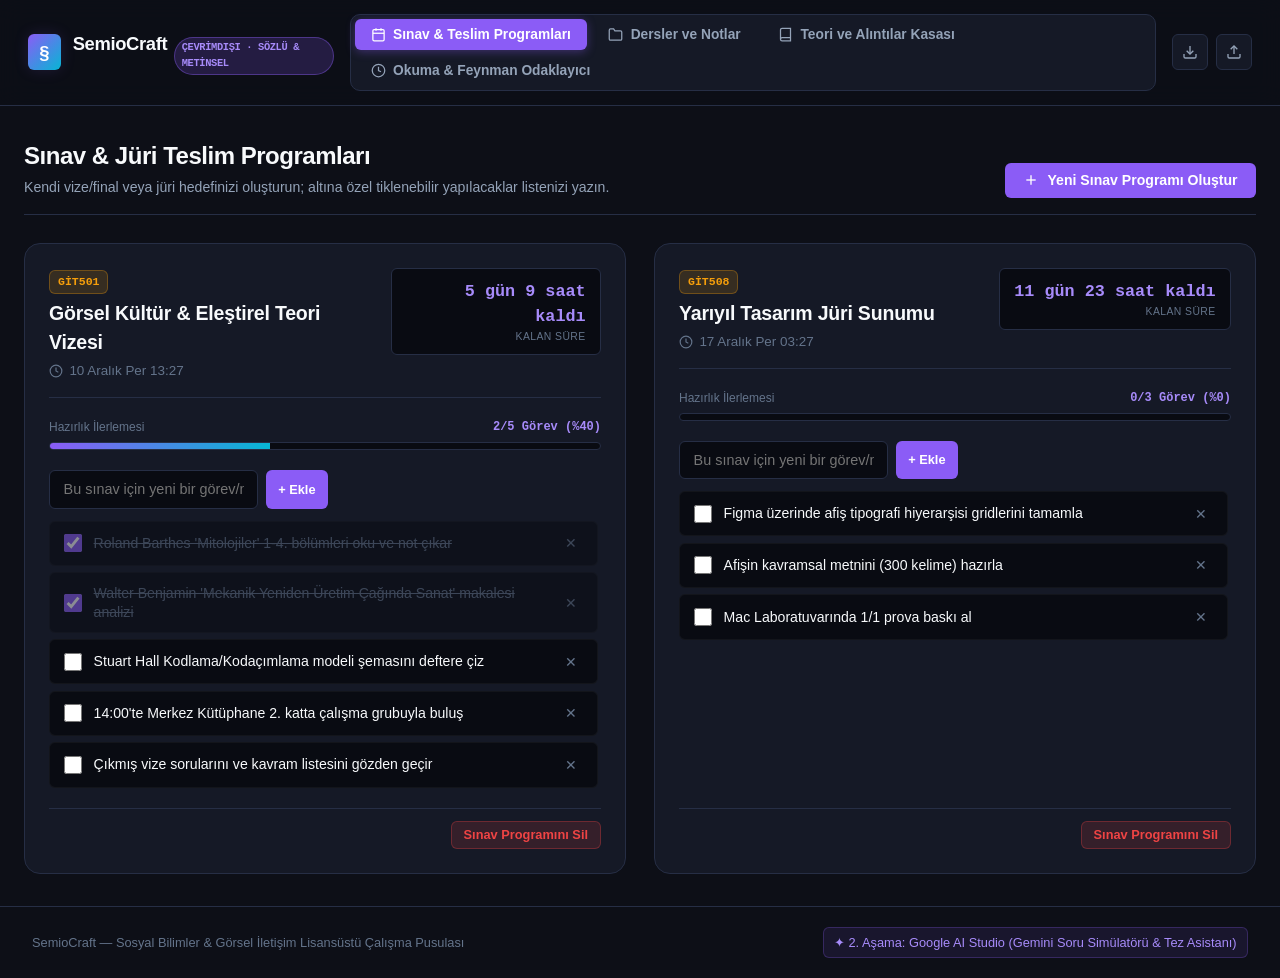
<file: public/assets/aistudio/index_eb5cdd86.html>
<!DOCTYPE html>
<html lang="tr">
<head>
  <meta charset="UTF-8">
  <meta name="viewport" content="width=device-width, initial-scale=1.0">
  <title>SemioCraft — Sosyal Bilimler Teori & Sınav Pusulası</title>
  <style>
    :root {
      --bg: #0d0f17;
      --surface: #151926;
      --surface-hover: #1c2235;
      --surface-border: #262e45;
      --text: #f8fafc;
      --text-muted: #94a3b8;
      --text-dim: #64748b;
      --accent: #8b5cf6;
      --accent-light: #a78bfa;
      --accent-glow: rgba(139, 92, 246, 0.15);
      --secondary: #06b6d4;
      --warning: #f59e0b;
      --success: #10b981;
      --danger: #ef4444;
      --radius-sm: 6px;
      --radius-md: 10px;
      --radius-lg: 16px;
      --font-sans: -apple-system, BlinkMacSystemFont, "Segoe UI", Roboto, Helvetica, Arial, sans-serif;
      --font-mono: ui-monospace, SFMono-Regular, Menlo, Monaco, Consolas, monospace;
    }

    * {
      box-sizing: border-box;
      margin: 0;
      padding: 0;
    }

    body {
      background: var(--bg);
      color: var(--text);
      font-family: var(--font-sans);
      line-height: 1.5;
      min-height: 100vh;
      display: flex;
      flex-direction: column;
    }

    /* HEADER */
    header {
      background: rgba(13, 15, 23, 0.92);
      backdrop-filter: blur(12px);
      border-bottom: 1px solid var(--surface-border);
      position: sticky;
      top: 0;
      z-index: 100;
      padding: 0.85rem 1.75rem;
      display: flex;
      justify-content: space-between;
      align-items: center;
      gap: 1rem;
    }

    .brand {
      display: flex;
      align-items: center;
      gap: 0.75rem;
    }

    .brand-logo {
      width: 36px;
      height: 36px;
      background: linear-gradient(135deg, var(--accent), var(--secondary));
      border-radius: var(--radius-sm);
      display: grid;
      place-items: center;
      font-weight: 800;
      font-size: 1.15rem;
      color: white;
      box-shadow: 0 0 15px var(--accent-glow);
    }

    .brand-title {
      font-weight: 700;
      font-size: 1.15rem;
      letter-spacing: -0.02em;
      display: flex;
      align-items: baseline;
      gap: 0.4rem;
    }

    .brand-badge {
      font-size: 0.65rem;
      padding: 0.15rem 0.45rem;
      border-radius: 99px;
      background: rgba(139, 92, 246, 0.2);
      color: var(--accent-light);
      border: 1px solid rgba(139, 92, 246, 0.4);
      font-family: var(--font-mono);
      font-weight: 600;
    }

    .nav-tabs {
      display: flex;
      gap: 0.35rem;
      background: var(--surface);
      padding: 0.25rem;
      border-radius: var(--radius-md);
      border: 1px solid var(--surface-border);
      flex-wrap: wrap;
    }

    .tab-btn {
      background: transparent;
      border: none;
      color: var(--text-muted);
      padding: 0.5rem 1rem;
      font-size: 0.86rem;
      font-weight: 600;
      border-radius: var(--radius-sm);
      cursor: pointer;
      display: flex;
      align-items: center;
      gap: 0.45rem;
      transition: all 0.2s ease;
    }

    .tab-btn:hover {
      color: var(--text);
      background: rgba(255, 255, 255, 0.04);
    }

    .tab-btn.active {
      background: var(--accent);
      color: #ffffff;
      box-shadow: 0 2px 10px rgba(139, 92, 246, 0.35);
    }

    .header-actions {
      display: flex;
      align-items: center;
      gap: 0.5rem;
    }

    .btn-icon {
      background: var(--surface);
      border: 1px solid var(--surface-border);
      color: var(--text-muted);
      width: 36px;
      height: 36px;
      border-radius: var(--radius-sm);
      display: grid;
      place-items: center;
      cursor: pointer;
      transition: all 0.2s;
    }

    .btn-icon:hover {
      color: var(--text);
      border-color: var(--accent);
    }

    /* MAIN CONTAINER */
    main {
      flex: 1;
      max-width: 1360px;
      width: 100%;
      margin: 0 auto;
      padding: 2rem 1.5rem;
    }

    .tab-content {
      display: none;
      animation: fadeIn 0.25s ease forwards;
    }

    .tab-content.active {
      display: block;
    }

    @keyframes fadeIn {
      from { opacity: 0; transform: translateY(6px); }
      to { opacity: 1; transform: translateY(0); }
    }

    /* SECTION HEADERS */
    .view-header {
      display: flex;
      justify-content: space-between;
      align-items: flex-end;
      margin-bottom: 1.75rem;
      padding-bottom: 1rem;
      border-bottom: 1px solid var(--surface-border);
      flex-wrap: wrap;
      gap: 1rem;
    }

    .view-title {
      font-size: 1.5rem;
      font-weight: 700;
      letter-spacing: -0.02em;
    }

    .view-desc {
      color: var(--text-muted);
      font-size: 0.88rem;
      margin-top: 0.2rem;
    }

    /* BUTTONS */
    .btn {
      background: var(--accent);
      color: #ffffff;
      border: none;
      padding: 0.6rem 1.15rem;
      border-radius: var(--radius-sm);
      font-size: 0.88rem;
      font-weight: 600;
      cursor: pointer;
      display: inline-flex;
      align-items: center;
      gap: 0.5rem;
      transition: all 0.2s;
    }

    .btn:hover {
      background: var(--accent-light);
      transform: translateY(-1px);
    }

    .btn-secondary {
      background: var(--surface);
      color: var(--text);
      border: 1px solid var(--surface-border);
    }

    .btn-secondary:hover {
      background: var(--surface-hover);
      border-color: var(--text-dim);
    }

    .btn-sm {
      padding: 0.35rem 0.75rem;
      font-size: 0.8rem;
    }

    .btn-danger {
      background: rgba(239, 68, 68, 0.15);
      color: var(--danger);
      border: 1px solid rgba(239, 68, 68, 0.3);
    }

    .btn-danger:hover {
      background: var(--danger);
      color: white;
    }

    /* FORMS */
    .form-group {
      display: flex;
      flex-direction: column;
      gap: 0.4rem;
    }

    .form-label {
      font-size: 0.8rem;
      font-weight: 600;
      color: var(--text-muted);
      text-transform: uppercase;
      letter-spacing: 0.03em;
    }

    .form-input, .form-textarea, .form-select {
      background: #090b12;
      border: 1px solid var(--surface-border);
      border-radius: var(--radius-sm);
      color: var(--text);
      padding: 0.65rem 0.85rem;
      font-family: inherit;
      font-size: 0.9rem;
      transition: border-color 0.2s;
    }

    .form-input:focus, .form-textarea:focus, .form-select:focus {
      outline: none;
      border-color: var(--accent);
    }

    .form-textarea {
      resize: vertical;
      min-height: 85px;
    }

    /* =========================================================
       TAB 1: SINAV PROGRAMLARI & SADE TO-DO LİSTESİ
       ========================================================= */
    .exams-grid {
      display: grid;
      grid-template-columns: repeat(auto-fill, minmax(420px, 1fr));
      gap: 1.75rem;
    }

    .exam-card {
      background: var(--surface);
      border: 1px solid var(--surface-border);
      border-radius: var(--radius-lg);
      padding: 1.5rem;
      display: flex;
      flex-direction: column;
      gap: 1.25rem;
      position: relative;
    }

    .exam-card-header {
      display: flex;
      justify-content: space-between;
      align-items: flex-start;
      gap: 1rem;
      border-bottom: 1px solid var(--surface-border);
      padding-bottom: 1rem;
    }

    .exam-title-badge {
      font-size: 0.72rem;
      font-family: var(--font-mono);
      font-weight: 700;
      padding: 0.15rem 0.5rem;
      border-radius: var(--radius-sm);
      background: rgba(245, 158, 11, 0.15);
      color: var(--warning);
      border: 1px solid rgba(245, 158, 11, 0.3);
      display: inline-block;
      margin-bottom: 0.3rem;
    }

    .exam-name {
      font-size: 1.22rem;
      font-weight: 700;
      letter-spacing: -0.01em;
    }

    .exam-datetime {
      font-size: 0.84rem;
      color: var(--text-dim);
      display: flex;
      align-items: center;
      gap: 0.4rem;
      margin-top: 0.25rem;
    }

    .exam-countdown-box {
      background: #090b12;
      border: 1px solid var(--surface-border);
      padding: 0.6rem 0.9rem;
      border-radius: var(--radius-sm);
      text-align: right;
      min-width: 130px;
    }

    .exam-countdown-val {
      font-size: 1.05rem;
      font-weight: 800;
      font-family: var(--font-mono);
      color: var(--accent-light);
    }

    .exam-countdown-lbl {
      font-size: 0.65rem;
      color: var(--text-dim);
      text-transform: uppercase;
      letter-spacing: 0.04em;
    }

    .progress-bar-wrap {
      display: flex;
      flex-direction: column;
      gap: 0.35rem;
    }

    .progress-bar-track {
      height: 8px;
      background: #090b12;
      border-radius: 99px;
      overflow: hidden;
      border: 1px solid var(--surface-border);
    }

    .progress-bar-fill {
      height: 100%;
      background: linear-gradient(90deg, var(--accent), var(--secondary));
      width: 0%;
      transition: width 0.3s ease;
    }

    .progress-meta {
      display: flex;
      justify-content: space-between;
      font-size: 0.75rem;
      color: var(--text-dim);
    }

    .todo-section {
      display: flex;
      flex-direction: column;
      gap: 0.75rem;
      flex: 1;
    }

    .todo-input-bar {
      display: flex;
      gap: 0.5rem;
    }

    .todo-list {
      display: flex;
      flex-direction: column;
      gap: 0.4rem;
      max-height: 380px;
      overflow-y: auto;
      padding-right: 0.2rem;
    }

    /* SADE TO-DO ITEM (PRATİK/TEORİ KALDIRILDI) */
    .todo-item {
      background: #090b12;
      border: 1px solid rgba(255, 255, 255, 0.04);
      padding: 0.65rem 0.85rem;
      border-radius: var(--radius-sm);
      display: flex;
      align-items: center;
      gap: 0.75rem;
      transition: all 0.15s;
    }

    .todo-item:hover {
      border-color: var(--surface-border);
      background: rgba(255, 255, 255, 0.02);
    }

    .todo-item.completed {
      opacity: 0.5;
    }

    .todo-item.completed .todo-text {
      text-decoration: line-through;
      color: var(--text-dim);
    }

    .todo-checkbox {
      width: 18px;
      height: 18px;
      accent-color: var(--accent);
      cursor: pointer;
    }

    .todo-text {
      flex: 1;
      font-size: 0.88rem;
      line-height: 1.35;
    }

    .btn-del-mini {
      background: transparent;
      border: none;
      color: var(--text-dim);
      cursor: pointer;
      padding: 0.2rem 0.4rem;
      display: grid;
      place-items: center;
      border-radius: 3px;
      transition: color 0.15s;
      font-size: 0.9rem;
    }

    .btn-del-mini:hover {
      color: var(--danger);
    }

    /* =========================================================
       TAB 2: DERSLER VE NOTLAR (YENİ BÖLÜM)
       ========================================================= */
    .courses-layout {
      display: grid;
      grid-template-columns: 320px 1fr;
      gap: 1.75rem;
    }

    @media (max-width: 900px) {
      .courses-layout {
        grid-template-columns: 1fr;
      }
    }

    .courses-sidebar {
      background: var(--surface);
      border: 1px solid var(--surface-border);
      border-radius: var(--radius-lg);
      padding: 1.25rem;
      display: flex;
      flex-direction: column;
      gap: 1rem;
      height: fit-content;
    }

    .courses-list {
      display: flex;
      flex-direction: column;
      gap: 0.5rem;
    }

    .course-pill {
      background: #090b12;
      border: 1px solid rgba(255, 255, 255, 0.04);
      padding: 0.85rem 1rem;
      border-radius: var(--radius-md);
      cursor: pointer;
      display: flex;
      justify-content: space-between;
      align-items: center;
      transition: all 0.2s;
    }

    .course-pill:hover {
      border-color: rgba(139, 92, 246, 0.4);
      background: rgba(255, 255, 255, 0.02);
    }

    .course-pill.active {
      border-color: var(--accent);
      background: rgba(139, 92, 246, 0.12);
      box-shadow: 0 0 15px rgba(139, 92, 246, 0.15);
    }

    .course-pill-name {
      font-weight: 700;
      font-size: 0.95rem;
      color: var(--text);
    }

    .course-pill-code {
      font-size: 0.75rem;
      color: var(--accent-light);
      font-family: var(--font-mono);
      font-weight: 600;
    }

    .course-notes-panel {
      background: var(--surface);
      border: 1px solid var(--surface-border);
      border-radius: var(--radius-lg);
      padding: 1.75rem;
      display: flex;
      flex-direction: column;
      gap: 1.25rem;
      min-height: 500px;
    }

    .course-panel-header {
      display: flex;
      justify-content: space-between;
      align-items: center;
      border-bottom: 1px solid var(--surface-border);
      padding-bottom: 1.25rem;
      flex-wrap: wrap;
      gap: 0.75rem;
    }

    .entries-accordion {
      display: flex;
      flex-direction: column;
      gap: 0.75rem;
    }

    /* GİRDİ BAŞLIĞI VE GİRDİ TARİHİ İLE AYRILMIŞ AKORDİYON */
    .note-entry-item {
      background: #090b12;
      border: 1px solid rgba(255, 255, 255, 0.05);
      border-radius: var(--radius-md);
      overflow: hidden;
      transition: border-color 0.2s;
    }

    .note-entry-item:hover {
      border-color: rgba(139, 92, 246, 0.35);
    }

    .note-entry-header {
      padding: 1rem 1.25rem;
      display: flex;
      justify-content: space-between;
      align-items: center;
      cursor: pointer;
      user-select: none;
      gap: 1rem;
      background: rgba(255, 255, 255, 0.015);
    }

    .note-entry-header:hover {
      background: rgba(255, 255, 255, 0.03);
    }

    .note-entry-title {
      font-weight: 700;
      font-size: 1rem;
      color: var(--text);
      display: flex;
      align-items: center;
      gap: 0.5rem;
    }

    .note-entry-date {
      font-size: 0.78rem;
      color: var(--text-dim);
      font-family: var(--font-mono);
      background: rgba(255, 255, 255, 0.04);
      padding: 0.2rem 0.55rem;
      border-radius: var(--radius-sm);
      white-space: nowrap;
    }

    .note-entry-chevron {
      color: var(--accent-light);
      font-size: 0.8rem;
      transition: transform 0.2s ease;
    }

    .note-entry-item.expanded .note-entry-chevron {
      transform: rotate(180deg);
    }

    .note-entry-body {
      display: none;
      padding: 1.25rem;
      border-top: 1px solid var(--surface-border);
      background: #06070c;
      font-size: 0.92rem;
      color: #e2e8f0;
      line-height: 1.65;
      white-space: pre-wrap;
    }

    .note-entry-item.expanded .note-entry-body {
      display: block;
      animation: fadeIn 0.2s ease;
    }

    .note-entry-footer {
      display: flex;
      justify-content: flex-end;
      padding-top: 0.75rem;
      margin-top: 0.75rem;
      border-top: 1px solid rgba(255, 255, 255, 0.05);
    }

    /* =========================================================
       TAB 3: TEORİ VE ALINTILAR KASASI (YENİLENMİŞ)
       ========================================================= */
    .grid-theory {
      display: grid;
      grid-template-columns: repeat(auto-fill, minmax(380px, 1fr));
      gap: 1.5rem;
    }

    .theory-card {
      background: var(--surface);
      border: 1px solid var(--surface-border);
      border-radius: var(--radius-md);
      padding: 1.4rem;
      display: flex;
      flex-direction: column;
      gap: 1rem;
      transition: all 0.2s ease;
    }

    .theory-card:hover {
      border-color: rgba(139, 92, 246, 0.45);
      transform: translateY(-2px);
      box-shadow: 0 8px 20px -4px rgba(0, 0, 0, 0.5);
    }

    .theorist-badge {
      background: rgba(139, 92, 246, 0.15);
      color: var(--accent-light);
      border: 1px solid rgba(139, 92, 246, 0.35);
      font-size: 0.76rem;
      font-weight: 700;
      padding: 0.2rem 0.6rem;
      border-radius: var(--radius-sm);
      display: inline-block;
    }

    .theory-title {
      font-size: 1.15rem;
      font-weight: 700;
      line-height: 1.35;
      color: var(--text);
    }

    .theory-source {
      font-size: 0.8rem;
      color: var(--text-dim);
      font-family: var(--font-mono);
      margin-top: 0.2rem;
    }

    .quote-box {
      background: rgba(0, 0, 0, 0.3);
      border-left: 3px solid var(--accent);
      padding: 0.85rem 1rem;
      border-radius: 0 var(--radius-sm) var(--radius-sm) 0;
      font-size: 0.9rem;
      font-style: italic;
      color: #e2e8f0;
      line-height: 1.55;
    }

    .commentary-box {
      background: rgba(255, 255, 255, 0.02);
      border: 1px solid rgba(255, 255, 255, 0.04);
      padding: 0.75rem 0.9rem;
      border-radius: var(--radius-sm);
      font-size: 0.84rem;
      color: var(--text-muted);
      line-height: 1.45;
    }

    .commentary-label {
      font-size: 0.7rem;
      font-weight: 700;
      text-transform: uppercase;
      letter-spacing: 0.04em;
      color: var(--secondary);
      margin-bottom: 0.25rem;
    }

    .tag-list {
      display: flex;
      flex-wrap: wrap;
      gap: 0.35rem;
      margin-top: auto;
    }

    .tag-item {
      font-size: 0.72rem;
      color: var(--text-dim);
      background: var(--surface-hover);
      padding: 0.15rem 0.5rem;
      border-radius: var(--radius-sm);
    }

    /* =========================================================
       TAB 4: OKUMA & FEYNMAN ODAKLAYICI
       ========================================================= */
    .focus-layout {
      display: grid;
      grid-template-columns: 1fr 1fr;
      gap: 2rem;
    }

    @media (max-width: 900px) {
      .focus-layout {
        grid-template-columns: 1fr;
      }
    }

    .focus-box {
      background: var(--surface);
      border: 1px solid var(--surface-border);
      border-radius: var(--radius-lg);
      padding: 1.75rem;
      display: flex;
      flex-direction: column;
      gap: 1.25rem;
    }

    .focus-title {
      font-size: 1.15rem;
      font-weight: 700;
      display: flex;
      align-items: center;
      gap: 0.5rem;
    }

    .rsvp-display {
      background: #07090e;
      border: 1px solid var(--surface-border);
      border-radius: var(--radius-md);
      height: 160px;
      display: flex;
      align-items: center;
      justify-content: center;
      padding: 1rem;
      text-align: center;
    }

    .rsvp-word {
      font-size: 2.2rem;
      font-weight: 800;
      font-family: var(--font-mono);
      color: var(--accent-light);
    }

    .rsvp-controls {
      display: flex;
      align-items: center;
      gap: 0.75rem;
    }

    .timer-face {
      text-align: center;
      padding: 1.5rem 0;
    }

    .timer-digits {
      font-size: 3.8rem;
      font-weight: 800;
      font-family: var(--font-mono);
      color: var(--text);
    }

    .feynman-prompt-box {
      background: rgba(139, 92, 246, 0.08);
      border: 1px solid rgba(139, 92, 246, 0.25);
      border-radius: var(--radius-md);
      padding: 1rem;
      display: none;
      flex-direction: column;
      gap: 0.75rem;
      animation: fadeIn 0.3s ease;
    }

    /* MODAL */
    .modal-backdrop {
      position: fixed;
      inset: 0;
      background: rgba(0, 0, 0, 0.8);
      backdrop-filter: blur(8px);
      z-index: 200;
      display: none;
      place-items: center;
      padding: 1.5rem;
    }

    .modal-backdrop.open {
      display: grid;
    }

    .modal {
      background: var(--surface);
      border: 1px solid var(--surface-border);
      border-radius: var(--radius-lg);
      max-width: 580px;
      width: 100%;
      max-height: 90vh;
      overflow-y: auto;
      box-shadow: 0 25px 50px -12px rgba(0, 0, 0, 0.6);
      display: flex;
      flex-direction: column;
    }

    .modal-header {
      padding: 1.25rem 1.5rem;
      border-bottom: 1px solid var(--surface-border);
      display: flex;
      justify-content: space-between;
      align-items: center;
    }

    .modal-body {
      padding: 1.5rem;
      display: flex;
      flex-direction: column;
      gap: 1.2rem;
    }

    .empty-state {
      text-align: center;
      padding: 3.5rem 1.5rem;
      color: var(--text-dim);
      grid-column: 1 / -1;
    }

    .empty-icon {
      font-size: 2.5rem;
      margin-bottom: 0.75rem;
      opacity: 0.6;
    }

    footer {
      border-top: 1px solid var(--surface-border);
      padding: 1.25rem 2rem;
      margin-top: auto;
      display: flex;
      justify-content: space-between;
      align-items: center;
      color: var(--text-dim);
      font-size: 0.8rem;
    }

    .stage2-badge {
      display: flex;
      align-items: center;
      gap: 0.5rem;
      background: rgba(139, 92, 246, 0.1);
      border: 1px solid rgba(139, 92, 246, 0.25);
      padding: 0.3rem 0.65rem;
      border-radius: var(--radius-sm);
      color: var(--accent-light);
    }
  </style>
</head>
<body>

  <!-- HEADER -->
  <header>
    <div class="brand">
      <div class="brand-logo">§</div>
      <div class="brand-title">
        SemioCraft
        <span class="brand-badge">ÇEVRİMDIŞI · SÖZLÜ & METİNSEL</span>
      </div>
    </div>

    <!-- TABS -->
    <nav class="nav-tabs">
      <button class="tab-btn active" onclick="switchTab('exams')">
        <svg width="15" height="15" viewBox="0 0 24 24" fill="none" stroke="currentColor" stroke-width="2"><rect x="3" y="4" width="18" height="18" rx="2"/><line x1="16" y1="2" x2="16" y2="6"/><line x1="8" y1="2" x2="8" y2="6"/><line x1="3" y1="10" x2="21" y2="10"/></svg>
        Sınav & Teslim Programları
      </button>
      <button class="tab-btn" onclick="switchTab('courses')">
        <svg width="15" height="15" viewBox="0 0 24 24" fill="none" stroke="currentColor" stroke-width="2"><path d="M22 19a2 2 0 0 1-2 2H4a2 2 0 0 1-2-2V5a2 2 0 0 1 2-2h5l2 3h9a2 2 0 0 1 2 2z"/></svg>
        Dersler ve Notlar
      </button>
      <button class="tab-btn" onclick="switchTab('vault')">
        <svg width="15" height="15" viewBox="0 0 24 24" fill="none" stroke="currentColor" stroke-width="2"><path d="M4 19.5A2.5 2.5 0 0 1 6.5 17H20"/><path d="M6.5 2H20v20H6.5A2.5 2.5 0 0 1 4 19.5v-15A2.5 2.5 0 0 1 6.5 2z"/></svg>
        Teori ve Alıntılar Kasası
      </button>
      <button class="tab-btn" onclick="switchTab('focus')">
        <svg width="15" height="15" viewBox="0 0 24 24" fill="none" stroke="currentColor" stroke-width="2"><circle cx="12" cy="12" r="10"/><polyline points="12 6 12 12 16 14"/></svg>
        Okuma & Feynman Odaklayıcı
      </button>
    </nav>

    <!-- ACTIONS -->
    <div class="header-actions">
      <button class="btn-icon" title="JSON Olarak Dışa Aktar" onclick="exportData()">
        <svg width="16" height="16" viewBox="0 0 24 24" fill="none" stroke="currentColor" stroke-width="2"><path d="M21 15v4a2 2 0 0 1-2 2H5a2 2 0 0 1-2-2v-4"/><polyline points="7 10 12 15 17 10"/><line x1="12" y1="15" x2="12" y2="3"/></svg>
      </button>
      <button class="btn-icon" title="Yedek Yükle" onclick="document.getElementById('importFileInput').click()">
        <svg width="16" height="16" viewBox="0 0 24 24" fill="none" stroke="currentColor" stroke-width="2"><path d="M21 15v4a2 2 0 0 1-2 2H5a2 2 0 0 1-2-2v-4"/><polyline points="17 8 12 3 7 8"/><line x1="12" y1="3" x2="12" y2="15"/></svg>
      </button>
      <input type="file" id="importFileInput" accept=".json" style="display:none" onchange="importData(event)">
    </div>
  </header>

  <!-- MAIN APP -->
  <main>

    <!-- =========================================================
         TAB 1: SINAV & TESLİM PROGRAMLARI (SADE TO-DO LİSTESİ)
         ========================================================= -->
    <section id="tab-exams" class="tab-content active">
      <div class="view-header">
        <div>
          <h1 class="view-title">Sınav & Jüri Teslim Programları</h1>
          <p class="view-desc">Kendi vize/final veya jüri hedefinizi oluşturun; altına özel tiklenebilir yapılacaklar listenizi yazın.</p>
        </div>
        <button class="btn" onclick="openNewExamModal()">
          <svg width="16" height="16" viewBox="0 0 24 24" fill="none" stroke="currentColor" stroke-width="2"><line x1="12" y1="5" x2="12" y2="19"/><line x1="5" y1="12" x2="19" y2="12"/></svg>
          Yeni Sınav Programı Oluştur
        </button>
      </div>

      <div id="examsContainer" class="exams-grid"></div>
    </section>

    <!-- =========================================================
         TAB 2: DERSLER VE NOTLAR (YENİ BÖLÜM - GİRDİ BAŞLIĞI VE TARİHİ)
         ========================================================= -->
    <section id="tab-courses" class="tab-content">
      <div class="view-header">
        <div>
          <h1 class="view-title">Dersler ve Notlar</h1>
          <p class="view-desc">Aldığınız dersleri tanımlayın; altındaki ders notlarını sayfa kalabalığı olmadan girdi başlıklarına tıklayarak okuyun.</p>
        </div>
        <div style="display:flex; gap:0.5rem;">
          <button class="btn btn-secondary" onclick="openNewCourseModal()">
            <svg width="15" height="15" viewBox="0 0 24 24" fill="none" stroke="currentColor" stroke-width="2"><line x1="12" y1="5" x2="12" y2="19"/><line x1="5" y1="12" x2="19" y2="12"/></svg>
            Yeni Ders Ekle
          </button>
          <button class="btn" onclick="openNewNoteModal()">
            <svg width="15" height="15" viewBox="0 0 24 24" fill="none" stroke="currentColor" stroke-width="2"><line x1="12" y1="5" x2="12" y2="19"/><line x1="5" y1="12" x2="19" y2="12"/></svg>
            Bu Derse Not / Girdi Ekle
          </button>
        </div>
      </div>

      <div class="courses-layout">
        <!-- SOL: DERS SEÇİM LİSTESİ -->
        <div class="courses-sidebar">
          <div style="font-size:0.8rem; font-weight:700; color:var(--text-dim); text-transform:uppercase; letter-spacing:0.04em;">Kayıtlı Dersler</div>
          <div class="courses-list" id="coursesList"></div>
        </div>

        <!-- SAĞ: SEÇİLİ DERSİN NOTLARI (GİRDİ BAŞLIKLARIYLA AKORDİYON) -->
        <div class="course-notes-panel">
          <div class="course-panel-header">
            <div>
              <span id="activeCourseCode" style="font-size:0.75rem; font-family:var(--font-mono); font-weight:700; color:var(--accent-light);">GİT501</span>
              <h2 id="activeCourseName" style="font-size:1.3rem; font-weight:700; margin-top:0.2rem;">Görsel Kültür ve Eleştirel Teori</h2>
            </div>
            <button class="btn btn-danger btn-sm" onclick="deleteActiveCourse()">Dersi Sil</button>
          </div>

          <!-- DERS NOTLARI İÇİNDE HIZLI ARAMA -->
          <div style="margin-bottom:0.25rem;">
            <input type="text" id="noteSearchInput" class="form-input" placeholder="Bu derse ait notlarda veya başlıklarda ara..." style="width:100%; font-size:0.86rem;" oninput="renderCourses()">
          </div>

          <!-- GİRDİ BAŞLIĞI VE TARİHİ İLE DÜZENLENMİŞ LİSTE -->
          <div class="entries-accordion" id="entriesAccordion"></div>
        </div>
      </div>
    </section>

    <!-- =========================================================
         TAB 3: TEORİ VE ALINTILAR KASASI (DROPDOWN KALDIRILDI)
         ========================================================= -->
    <section id="tab-vault" class="tab-content">
      <div class="view-header">
        <div>
          <h1 class="view-title">Teori ve Alıntılar Kasası</h1>
          <p class="view-desc">Sosyal bilim kuramcılarından kitap/makale kesitleri, kavram tanımları ve kişisel analiz notları.</p>
        </div>
        <button class="btn" onclick="openTheoryModal()">
          <svg width="16" height="16" viewBox="0 0 24 24" fill="none" stroke="currentColor" stroke-width="2"><line x1="12" y1="5" x2="12" y2="19"/><line x1="5" y1="12" x2="19" y2="12"/></svg>
          Yeni Teori / Alıntı Ekle
        </button>
      </div>

      <!-- SADECE GENİŞ ARAMA ÇUBUĞU (DROPDOWN KALDIRILDI) -->
      <div style="margin-bottom:1.5rem;">
        <input type="text" id="theorySearch" class="form-input" placeholder="Kuramcı adı, kavram başlığı, alıntı metni veya etiket ara..." style="width:100%; max-width:540px;" oninput="renderVault()">
      </div>

      <div id="theoryGrid" class="grid-theory"></div>
    </section>

    <!-- =========================================================
         TAB 4: OKUMA & FEYNMAN ODAKLAYICI
         ========================================================= -->
    <section id="tab-focus" class="tab-content">
      <div class="view-header">
        <div>
          <h1 class="view-title">Okuma & Feynman Odaklayıcı</h1>
          <p class="view-desc">Ağır akademik metinleri hızlı sindirmek için RSVP okuma motoru ve 25 dakikalık aktif özetleme seansı.</p>
        </div>
      </div>

      <div class="focus-layout">
        <!-- RSVP -->
        <div class="focus-box">
          <div class="focus-title">
            <svg width="18" height="18" viewBox="0 0 24 24" fill="none" stroke="currentColor" stroke-width="2"><polygon points="13 2 3 14 12 14 11 22 21 10 12 10 13 2"/></svg>
            RSVP Hızlı & Odaklı Metin Okuyucu
          </div>
          <p style="font-size:0.82rem; color:var(--text-muted);">
            Uzun bir akademik paragrafı yapıştırın. Kelimeler gözünüzü yormadan ekranda tek tek akarak odaklanmanızı sağlar.
          </p>

          <div class="rsvp-display">
            <div id="rsvpWord" class="rsvp-word">Hazır</div>
          </div>

          <div class="rsvp-controls">
            <button class="btn btn-sm" id="rsvpBtn" onclick="toggleRsvp()">
              <svg width="14" height="14" viewBox="0 0 24 24" fill="none" stroke="currentColor" stroke-width="2"><polygon points="5 3 19 12 5 21 5 3"/></svg>
              Okumayı Başlat
            </button>
            <select id="rsvpSpeed" class="form-select" style="padding:0.35rem 0.6rem; font-size:0.8rem;">
              <option value="250">250 Kelime / Dk (Normal)</option>
              <option value="350" selected>350 Kelime / Dk (Odak)</option>
              <option value="450">450 Kelime / Dk (Hızlı)</option>
            </select>
          </div>

          <div class="form-group">
            <label class="form-label">Okunacak Metin</label>
            <textarea id="rsvpText" class="form-textarea" placeholder="Okumak istediğiniz tez/kitap kesitini buraya yapıştırın...">Aura, nesnenin biricikliği ve uzaktalığının yarattığı tarihsel mesafedir. Mekanik yeniden üretim çağında sanat yapıtı, aurasından sıyrılarak kitlelerin tüketebileceği bir nesneye dönüşür.</textarea>
          </div>
        </div>

        <!-- FEYNMAN TIMER -->
        <div class="focus-box">
          <div class="focus-title">
            <svg width="18" height="18" viewBox="0 0 24 24" fill="none" stroke="currentColor" stroke-width="2"><circle cx="12" cy="12" r="10"/><polyline points="12 6 12 12 16 14"/></svg>
            Feynman Derin Çalışma Seansı
          </div>
          <p style="font-size:0.82rem; color:var(--text-muted);">
            25 dakikalık odaklanmış okuma yapın. Süre dolduğunda okuduğunuzu tek bir cümleyle kendi dilinizde özetleyin.
          </p>

          <div class="timer-face">
            <div class="timer-digits" id="timerDigits">25:00</div>
          </div>

          <div style="display:flex; justify-content:center; gap:0.75rem;">
            <button class="btn" id="timerStartBtn" onclick="toggleTimer()">
              Seansı Başlat
            </button>
            <button class="btn btn-secondary" onclick="resetTimer()">
              Sıfırla
            </button>
          </div>

          <div class="feynman-prompt-box" id="feynmanBox">
            <div style="font-weight:700; color:var(--accent-light); font-size:0.9rem;">
              🔔 Seans Tamamlandı! Feynman Özeti:
            </div>
            <p style="font-size:0.8rem; color:var(--text-muted);">
              "Bu 25 dakikada okuduğun en kritik düşünceyi 10 yaşındaki birine anlatır gibi 2 cümlede açıkla:"
            </p>
            <textarea id="feynmanSummaryInput" class="form-textarea" placeholder="Kendi cümlelerinizle özetleyin..."></textarea>
            <button class="btn btn-sm" onclick="saveFeynmanSummary()">
              Özeti Teori ve Alıntılar Kasasına Aktar
            </button>
          </div>

        </div>
      </div>
    </section>

  </main>

  <!-- MODAL: YENİ SINAV PROGRAMI OLUŞTUR -->
  <div class="modal-backdrop" id="newExamModal">
    <div class="modal">
      <div class="modal-header">
        <h2 style="font-size:1.15rem; font-weight:700;">Yeni Sınav / Jüri Programı Oluştur</h2>
        <button class="btn-icon" onclick="closeNewExamModal()">✕</button>
      </div>
      <div class="modal-body">
        <div class="form-group">
          <label class="form-label">Sınav / Jüri / Teslim Başlığı</label>
          <input type="text" id="exTitle" class="form-input" placeholder="Örn: Görsel Kültür Vize Sınavı veya Tipografi Jüri Teslimi">
        </div>
        <div style="display:grid; grid-template-columns:1fr 1fr; gap:0.75rem;">
          <div class="form-group">
            <label class="form-label">Ders Kodu / Alanı</label>
            <input type="text" id="exCode" class="form-input" placeholder="Örn: GİT501">
          </div>
          <div class="form-group">
            <label class="form-label">Tarih ve Saat</label>
            <input type="datetime-local" id="exDate" class="form-input">
          </div>
        </div>
        <div class="form-group">
          <label class="form-label">İlk Yapılacak Görev (To-Do Başlangıcı)</label>
          <input type="text" id="exFirstTodo" class="form-input" placeholder="Örn: Barthes 1-3. bölümleri oku ve not çıkar">
        </div>
        <button class="btn" style="width:100%; justify-content:center; margin-top:0.5rem;" onclick="saveNewExam()">
          Programı Başlat
        </button>
      </div>
    </div>
  </div>

  <!-- MODAL: YENİ DERS EKLE -->
  <div class="modal-backdrop" id="newCourseModal">
    <div class="modal" style="max-width:460px;">
      <div class="modal-header">
        <h2 style="font-size:1.15rem; font-weight:700;">Yeni Ders Ekle</h2>
        <button class="btn-icon" onclick="closeNewCourseModal()">✕</button>
      </div>
      <div class="modal-body">
        <div class="form-group">
          <label class="form-label">Ders Kodu</label>
          <input type="text" id="cCode" class="form-input" placeholder="Örn: İLT514">
        </div>
        <div class="form-group">
          <label class="form-label">Dersin Tam Adı</label>
          <input type="text" id="cName" class="form-input" placeholder="Örn: İletişim Kuramları ve Medya Sosyolojisi">
        </div>
        <button class="btn" style="width:100%; justify-content:center; margin-top:0.5rem;" onclick="saveNewCourse()">
          Dersi Kaydet
        </button>
      </div>
    </div>
  </div>

  <!-- MODAL: YENİ DERS NOTU (GİRDİSİ) EKLE -->
  <div class="modal-backdrop" id="newNoteModal">
    <div class="modal">
      <div class="modal-header">
        <h2 style="font-size:1.15rem; font-weight:700;">Yeni Ders Notu / Girdi Ekle</h2>
        <button class="btn-icon" onclick="closeNewNoteModal()">✕</button>
      </div>
      <div class="modal-body">
        <div class="form-group">
          <label class="form-label">Hangi Ders İçin?</label>
          <select id="nCourseSelect" class="form-select"></select>
        </div>
        <div style="display:grid; grid-template-columns:2fr 1fr; gap:0.75rem;">
          <div class="form-group">
            <label class="form-label">Girdi Başlığı</label>
            <input type="text" id="nTitle" class="form-input" placeholder="Örn: Hafta 4: Walter Benjamin ve Auranın Yitimi">
          </div>
          <div class="form-group">
            <label class="form-label">Girdi Tarihi</label>
            <input type="date" id="nDate" class="form-input">
          </div>
        </div>
        <div class="form-group">
          <label class="form-label">Ders Notu İçeriği</label>
          <textarea id="nContent" class="form-textarea" style="min-height:160px;" placeholder="Bu derste alınan tüm notlar, ana fikirler, hoca vurguları..."></textarea>
        </div>
        <button class="btn" style="width:100%; justify-content:center; margin-top:0.5rem;" onclick="saveNewNote()">
          Notu Kaydet
        </button>
      </div>
    </div>
  </div>

  <!-- MODAL: YENİ TEORİ ALINTISI EKLE -->
  <div class="modal-backdrop" id="theoryModal">
    <div class="modal">
      <div class="modal-header">
        <h2 style="font-size:1.15rem; font-weight:700;">Yeni Teori / Alıntı Ekle</h2>
        <button class="btn-icon" onclick="closeTheoryModal()">✕</button>
      </div>
      <div class="modal-body">
        <div class="form-group">
          <label class="form-label">Kavram / Konu Başlığı</label>
          <input type="text" id="thTitle" class="form-input" placeholder="Örn: Mit ve Doğallaştırma Söylemi">
        </div>
        <div style="display:grid; grid-template-columns:1fr 1fr; gap:0.75rem;">
          <div class="form-group">
            <label class="form-label">Kuramcı</label>
            <input type="text" id="thTheorist" class="form-input" placeholder="Örn: Roland Barthes">
          </div>
          <div class="form-group">
            <label class="form-label">Eser / Kitap / Sayfa</label>
            <input type="text" id="thSource" class="form-input" placeholder="Örn: Mitolojiler, s. 142">
          </div>
        </div>
        <div class="form-group">
          <label class="form-label">Alıntı / Metin Kesiti</label>
          <textarea id="thQuote" class="form-textarea" placeholder="Kitaptan veya makaleden doğrudan alıntıladığınız söz..."></textarea>
        </div>
        <div class="form-group">
          <label class="form-label">Kavramsal Çözümleme & Senin Yorumun</label>
          <textarea id="thAnalysis" class="form-textarea" placeholder="Bu kavramı tezinizde veya sınavda nasıl kullanacaksınız? Kendi cümleleriniz..."></textarea>
        </div>
        <div class="form-group">
          <label class="form-label">Etiketler (Virgülle ayırın)</label>
          <input type="text" id="thTags" class="form-input" placeholder="Örn: #mit, #göstergebilim, #ideoloji">
        </div>
        <button class="btn" style="width:100%; justify-content:center;" onclick="saveTheoryCard()">
          Kasaya Kaydet
        </button>
      </div>
    </div>
  </div>

  <!-- FOOTER -->
  <footer>
    <div>SemioCraft — Sosyal Bilimler & Görsel İletişim Lisansüstü Çalışma Pusulası</div>
    <div class="stage2-badge">
      <span>✦ 2. Aşama: Google AI Studio (Gemini Soru Simülatörü & Tez Asistanı)</span>
    </div>
  </footer>

  <script>
    // --- STATE MANAGEMENT ---
    const STORAGE_KEY = 'semiocraft_v3_clean';

    let appState = {
      activeCourseId: 'crs_1',
      exams: [
        {
          id: 'ex_1',
          code: 'GİT501',
          title: 'Görsel Kültür & Eleştirel Teori Vizesi',
          date: new Date(Date.now() + (5 * 24 * 60 * 60 * 1000) + (10 * 60 * 60 * 1000)).toISOString(),
          todos: [
            { id: 'td_1', text: "Roland Barthes 'Mitolojiler' 1-4. bölümleri oku ve not çıkar", completed: true },
            { id: 'td_2', text: "Walter Benjamin 'Mekanik Yeniden Üretim Çağında Sanat' makalesi analizi", completed: true },
            { id: 'td_3', text: "Stuart Hall Kodlama/Kodaçımlama modeli şemasını deftere çiz", completed: false },
            { id: 'td_4', text: "14:00'te Merkez Kütüphane 2. katta çalışma grubuyla buluş", completed: false },
            { id: 'td_5', text: "Çıkmış vize sorularını ve kavram listesini gözden geçir", completed: false }
          ]
        },
        {
          id: 'ex_2',
          code: 'GİT508',
          title: 'Yarıyıl Tasarım Jüri Sunumu',
          date: new Date(Date.now() + (12 * 24 * 60 * 60 * 1000)).toISOString(),
          todos: [
            { id: 'td_21', text: "Figma üzerinde afiş tipografi hiyerarşisi gridlerini tamamla", completed: false },
            { id: 'td_22', text: "Afişin kavramsal metnini (300 kelime) hazırla", completed: false },
            { id: 'td_23', text: "Mac Laboratuvarında 1/1 prova baskı al", completed: false }
          ]
        }
      ],
      courses: [
        {
          id: 'crs_1',
          code: 'GİT501',
          name: 'Görsel Kültür ve Eleştirel Teori',
          entries: [
            {
              id: 'ent_1',
              title: 'Hafta 3: Frankfurt Okulu, Adorno ve Kültür Endüstrisi',
              date: '2026-10-18',
              content: 'Adorno ve Horkheimer, Aydınlanmanın Diyalektiği eserinde kültür endüstrisi kavramını ele alır.\n\nTemel Noktalar:\n1. Standardizasyon: Popüler kültür ürünleri aynı kalıplarla üretilir.\n2. Sahte Bireysellik: Bireye özgür seçim şansı sunuluyormuş gibi yapılırken aslında arzular pazar tarafından üretilir.\n3. Eğlence ve Oyalama: İşçinin yabancılaşmasını unutturmak için bir kaçış mekanizmasıdır.\n\nVize İpucu: Sanatın özerkliği ile metalaşması arasındaki çatışma sorulabilir.'
            },
            {
              id: 'ent_2',
              title: 'Hafta 4: Walter Benjamin ve Auranın Yitimi',
              date: '2026-10-25',
              content: 'Mekanik yeniden üretim çağı:\n- Sanat yapıtının biricikliği (aurası) çoğaltılabilirlik karşısında çözülür.\n- Bu durum bir yandan elitist sanat tapıncını yok ederken, diğer yandan imajları faşist veya kapitalist manipülasyona açık hale getirir.\n- Çözüm: Sanatın ritüel yerine politikaya yaslanması.'
            }
          ]
        },
        {
          id: 'crs_2',
          code: 'GİT508',
          name: 'İleri Tipografi ve Görsel Hiyerarşi',
          entries: [
            {
              id: 'ent_3',
              title: 'Hafta 2: İsviçre Tipografisi ve Grid Sistemleri',
              date: '2026-10-12',
              content: 'Josef Müller-Brockmann grid mantığı:\n- Sayfada bilginin rasyonel ve nesnel akışı.\n- Asimetrik denge ve negatif alanın nefes aldırma gücü.\n- Jüri tesliminde ana başlık ile gövde metni puntoları arasında en az 3 kat hiyerarşi korunacak.'
            }
          ]
        }
      ],
      theories: [
        {
          id: 'th_1',
          title: 'Mit ve Doğallaştırma Söylemi',
          theorist: 'Roland Barthes',
          source: 'Mitolojiler (Mythologies), s. 78',
          quote: 'Mit, şeyleri yok etmez; sadece onları arındırır, masumlaştırır ve tarihsellikten koparıp doğallaştırır.',
          analysis: 'Reklamların ve medya dilinin toplumsal kabulleri sanki evrensel bir doğa kanunuymuş gibi hissettirmesini açıklar.',
          tags: ['#mit', '#göstergebilim', '#masumlaştırma']
        },
        {
          id: 'th_2',
          title: 'Aura ve Mekanik Yeniden Üretim',
          theorist: 'Walter Benjamin',
          source: 'Tekniğin Olanaklarıyla Çoğaltılabildiği Çağda Sanat Yapıtı, s. 44',
          quote: 'Sanat yapıtının mekanik olarak çoğaltılabilirliği çağında solup giden şey, onun aurasıdır.',
          analysis: 'Dijitalleşme ile kopyalanan imajların biricikliğini yitirmesi ve ritüelden çıkıp siyasete/tüketime evrilmesi.',
          tags: ['#aura', '#özgünlük', '#kitlekültürü']
        },
        {
          id: 'th_3',
          title: 'Mülkiyet ve Görme Biçimleri',
          theorist: 'John Berger',
          source: 'Görme Biçimleri (Ways of Seeing), s. 84',
          quote: 'Yağlıboya resim, sahibine sahip olduğu şeyleri yeniden üretip gösteren bir aynadır.',
          analysis: 'Görsel kültür ile kapitalizm arasındaki bağ; imajın sahip olma arzusunu tetikleme biçimi.',
          tags: ['#mülkiyet', '#kapitalizm', '#bakış']
        }
      ]
    };

    function loadState() {
      const saved = localStorage.getItem(STORAGE_KEY);
      if (saved) {
        try {
          appState = JSON.parse(saved);
        } catch (e) {
          console.error("Yükleme hatası:", e);
        }
      } else {
        saveState();
      }
    }

    function saveState() {
      localStorage.setItem(STORAGE_KEY, JSON.stringify(appState));
    }

    // --- TAB SWITCHER ---
    function switchTab(tabId) {
      document.querySelectorAll('.tab-btn').forEach(b => b.classList.remove('active'));
      document.querySelectorAll('.tab-content').forEach(c => c.classList.remove('active'));

      const targetBtn = Array.from(document.querySelectorAll('.tab-btn')).find(btn => btn.getAttribute('onclick').includes(tabId));
      if (targetBtn) targetBtn.classList.add('active');

      const targetContent = document.getElementById(`tab-${tabId}`);
      if (targetContent) targetContent.classList.add('active');

      if (tabId === 'exams') renderExams();
      if (tabId === 'courses') renderCourses();
      if (tabId === 'vault') renderVault();
    }

    // =========================================================
    // 1. SINAV VE TO-DO LİSTESİ (PRATİK/TEORİ KALDIRILDI)
    // =========================================================
    function openNewExamModal() {
      document.getElementById('exTitle').value = '';
      document.getElementById('exCode').value = '';
      document.getElementById('exDate').value = '';
      document.getElementById('exFirstTodo').value = '';
      document.getElementById('newExamModal').classList.add('open');
    }

    function closeNewExamModal() {
      document.getElementById('newExamModal').classList.remove('open');
    }

    function saveNewExam() {
      const title = document.getElementById('exTitle').value.trim();
      const code = document.getElementById('exCode').value.trim() || 'DERS';
      const dateVal = document.getElementById('exDate').value;
      const firstTodo = document.getElementById('exFirstTodo').value.trim();

      if (!title || !dateVal) {
        alert("Lütfen sınav başlığı ve tarihini seçiniz.");
        return;
      }

      const newExam = {
        id: 'ex_' + Date.now(),
        title,
        code,
        date: new Date(dateVal).toISOString(),
        todos: []
      };

      if (firstTodo) {
        newExam.todos.push({
          id: 'td_' + Date.now(),
          text: firstTodo,
          completed: false
        });
      }

      appState.exams.unshift(newExam);
      saveState();
      closeNewExamModal();
      renderExams();
    }

    function deleteExam(examId) {
      if (confirm("Bu sınav programını ve içindeki tüm görevleri silmek istediğinize emin misiniz?")) {
        appState.exams = appState.exams.filter(e => e.id !== examId);
        saveState();
        renderExams();
      }
    }

    function addTodo(examId) {
      const input = document.getElementById(`todoInput_${examId}`);
      const text = input.value.trim();
      if (!text) return;

      const exam = appState.exams.find(e => e.id === examId);
      if (exam) {
        exam.todos.push({
          id: 'td_' + Date.now(),
          text: text,
          completed: false
        });
        saveState();
        renderExams();
      }
    }

    function toggleTodo(examId, todoId) {
      const exam = appState.exams.find(e => e.id === examId);
      if (exam) {
        const todo = exam.todos.find(t => t.id === todoId);
        if (todo) {
          todo.completed = !todo.completed;
          saveState();
          renderExams();
        }
      }
    }

    function deleteTodo(examId, todoId) {
      const exam = appState.exams.find(e => e.id === examId);
      if (exam) {
        exam.todos = exam.todos.filter(t => t.id !== todoId);
        saveState();
        renderExams();
      }
    }

    function getTimeRemaining(targetIso) {
      const diff = new Date(targetIso).getTime() - Date.now();
      if (diff <= 0) return "Süre Doldu!";
      const days = Math.floor(diff / (1000 * 60 * 60 * 24));
      const hours = Math.floor((diff % (1000 * 60 * 60 * 24)) / (1000 * 60 * 60));
      return `${days} gün ${hours} saat kaldı`;
    }

    function renderExams() {
      const container = document.getElementById('examsContainer');
      if (appState.exams.length === 0) {
        container.innerHTML = `
          <div class="empty-state">
            <div class="empty-icon">📅</div>
            <h3>Henüz Bir Sınav Programı Oluşturulmadı</h3>
            <p>Yukarıdaki "+ Yeni Sınav Programı Oluştur" butonuna basarak ilk vize veya jüri hedefinizi ve to-do listenizi belirleyin.</p>
          </div>
        `;
        return;
      }

      container.innerHTML = appState.exams.map(ex => {
        const total = ex.todos.length;
        const completed = ex.todos.filter(t => t.completed).length;
        const percent = total > 0 ? Math.round((completed / total) * 100) : 0;
        const dateFormatted = new Date(ex.date).toLocaleDateString('tr-TR', { day: 'numeric', month: 'long', weekday: 'short', hour: '2-digit', minute: '2-digit' });

        return `
          <div class="exam-card">
            <div class="exam-card-header">
              <div>
                <span class="exam-title-badge">${ex.code}</span>
                <h2 class="exam-name">${ex.title}</h2>
                <div class="exam-datetime">
                  <svg width="14" height="14" viewBox="0 0 24 24" fill="none" stroke="currentColor" stroke-width="2"><circle cx="12" cy="12" r="10"/><polyline points="12 6 12 12 16 14"/></svg>
                  ${dateFormatted}
                </div>
              </div>
              <div class="exam-countdown-box">
                <div class="exam-countdown-val">${getTimeRemaining(ex.date)}</div>
                <div class="exam-countdown-lbl">Kalan Süre</div>
              </div>
            </div>

            <!-- PROGRESS BAR -->
            <div class="progress-bar-wrap">
              <div class="progress-meta">
                <span>Hazırlık İlerlemesi</span>
                <span style="font-family:var(--font-mono); font-weight:700; color:var(--accent-light);">${completed}/${total} Görev (%${percent})</span>
              </div>
              <div class="progress-bar-track">
                <div class="progress-bar-fill" style="width:${percent}%;"></div>
              </div>
            </div>

            <!-- TO-DO SECTION (SADE: PRATİK/TEORİ ETİKETLERİ YOK) -->
            <div class="todo-section">
              <div class="todo-input-bar">
                <input type="text" id="todoInput_${ex.id}" class="form-input" placeholder="Bu sınav için yeni bir görev/not yaz..." onkeydown="if(event.key==='Enter') addTodo('${ex.id}')">
                <button class="btn btn-sm" onclick="addTodo('${ex.id}')">+ Ekle</button>
              </div>

              <div class="todo-list">
                ${ex.todos.map(t => `
                  <div class="todo-item ${t.completed ? 'completed' : ''}">
                    <input type="checkbox" class="todo-checkbox" ${t.completed ? 'checked' : ''} onchange="toggleTodo('${ex.id}', '${t.id}')">
                    <span class="todo-text">${t.text}</span>
                    <button class="btn-del-mini" title="Sil" onclick="deleteTodo('${ex.id}', '${t.id}')">✕</button>
                  </div>
                `).join('')}
              </div>
            </div>

            <div style="display:flex; justify-content:flex-end; border-top:1px solid var(--surface-border); padding-top:0.75rem;">
              <button class="btn btn-danger btn-sm" onclick="deleteExam('${ex.id}')">Sınav Programını Sil</button>
            </div>
          </div>
        `;
      }).join('');
    }

    // =========================================================
    // 2. DERSLER VE NOTLAR (YENİ BÖLÜM)
    // =========================================================
    function openNewCourseModal() {
      document.getElementById('cCode').value = '';
      document.getElementById('cName').value = '';
      document.getElementById('newCourseModal').classList.add('open');
    }

    function closeNewCourseModal() {
      document.getElementById('newCourseModal').classList.remove('open');
    }

    function saveNewCourse() {
      const code = document.getElementById('cCode').value.trim() || 'DERS';
      const name = document.getElementById('cName').value.trim();

      if (!name) {
        alert("Lütfen dersin adını giriniz.");
        return;
      }

      const newId = 'crs_' + Date.now();
      appState.courses.push({
        id: newId,
        code,
        name,
        entries: []
      });

      appState.activeCourseId = newId;
      saveState();
      closeNewCourseModal();
      renderCourses();
    }

    function selectCourse(courseId) {
      appState.activeCourseId = courseId;
      renderCourses();
    }

    function deleteActiveCourse() {
      const course = appState.courses.find(c => c.id === appState.activeCourseId);
      if (!course) return;

      if (confirm(`"${course.name}" dersini ve içindeki tüm ders notlarını silmek istediğinize emin misiniz?`)) {
        appState.courses = appState.courses.filter(c => c.id !== appState.activeCourseId);
        if (appState.courses.length > 0) {
          appState.activeCourseId = appState.courses[0].id;
        } else {
          appState.activeCourseId = null;
        }
        saveState();
        renderCourses();
      }
    }

    function openNewNoteModal() {
      if (!appState.courses || appState.courses.length === 0) {
        alert("Önce en az bir ders eklemelisiniz.");
        return;
      }

      const select = document.getElementById('nCourseSelect');
      select.innerHTML = appState.courses.map(c => `
        <option value="${c.id}" ${c.id === appState.activeCourseId ? 'selected' : ''}>${c.code} - ${c.name}</option>
      `).join('');

      document.getElementById('nTitle').value = '';
      document.getElementById('nDate').value = new Date().toISOString().slice(0, 10);
      document.getElementById('nContent').value = '';
      document.getElementById('newNoteModal').classList.add('open');
    }

    function closeNewNoteModal() {
      document.getElementById('newNoteModal').classList.remove('open');
    }

    function saveNewNote() {
      const courseId = document.getElementById('nCourseSelect').value;
      const title = document.getElementById('nTitle').value.trim();
      const date = document.getElementById('nDate').value;
      const content = document.getElementById('nContent').value.trim();

      if (!title || !content) {
        alert("Lütfen girdi başlığı ve not içeriğini doldurunuz.");
        return;
      }

      const course = appState.courses.find(c => c.id === courseId);
      if (course) {
        course.entries.unshift({
          id: 'ent_' + Date.now(),
          title,
          date: date || new Date().toISOString().slice(0, 10),
          content
        });

        appState.activeCourseId = courseId;
        saveState();
        closeNewNoteModal();
        renderCourses();
      }
    }

    function toggleEntryAccordion(entryId) {
      const item = document.getElementById(`entryItem_${entryId}`);
      if (item) {
        item.classList.toggle('expanded');
      }
    }

    function deleteNoteEntry(courseId, entryId, event) {
      event.stopPropagation();
      if (confirm("Bu ders notu girdisini silmek istediğinize emin misiniz?")) {
        const course = appState.courses.find(c => c.id === courseId);
        if (course) {
          course.entries = course.entries.filter(e => e.id !== entryId);
          saveState();
          renderCourses();
        }
      }
    }

    function renderCourses() {
      const listContainer = document.getElementById('coursesList');
      const activeCode = document.getElementById('activeCourseCode');
      const activeName = document.getElementById('activeCourseName');
      const accordion = document.getElementById('entriesAccordion');

      if (!appState.courses || appState.courses.length === 0) {
        listContainer.innerHTML = `<div style="font-size:0.8rem; color:var(--text-dim);">Kayıtlı ders yok.</div>`;
        activeCode.textContent = "—";
        activeName.textContent = "Lütfen bir ders ekleyin";
        accordion.innerHTML = `
          <div class="empty-state">
            <div class="empty-icon">📚</div>
            <h3>Ders Listeniz Boş</h3>
            <p>Yukarıdaki "Yeni Ders Ekle" butonu ile ilk dersinizi oluşturabilirsiniz.</p>
          </div>
        `;
        return;
      }

      if (!appState.activeCourseId || !appState.courses.some(c => c.id === appState.activeCourseId)) {
        appState.activeCourseId = appState.courses[0].id;
      }

      const activeCourse = appState.courses.find(c => c.id === appState.activeCourseId);

      // Render Sidebar Courses
      listContainer.innerHTML = appState.courses.map(c => `
        <div class="course-pill ${c.id === appState.activeCourseId ? 'active' : ''}" onclick="selectCourse('${c.id}')">
          <div>
            <div class="course-pill-name">${c.name}</div>
            <div class="course-pill-code">${c.code} · ${c.entries.length} Not</div>
          </div>
        </div>
      `).join('');

      // Header of Active Course
      activeCode.textContent = activeCourse.code;
      activeName.textContent = activeCourse.name;

      // Render Entries (Accordion with Search)
      const noteSearch = (document.getElementById('noteSearchInput')?.value || '').toLowerCase();
      const filteredEntries = activeCourse.entries.filter(ent => {
        return !noteSearch ||
          ent.title.toLowerCase().includes(noteSearch) ||
          ent.content.toLowerCase().includes(noteSearch) ||
          ent.date.includes(noteSearch);
      });

      if (activeCourse.entries.length === 0) {
        accordion.innerHTML = `
          <div class="empty-state">
            <div class="empty-icon">📝</div>
            <h3>Bu Derste Henüz Not Girdisi Yok</h3>
            <p>"Bu Derse Not / Girdi Ekle" butonuna basarak başlık ve tarih ile yeni notlarınızı ekleyebilirsiniz.</p>
          </div>
        `;
        return;
      }

      if (filteredEntries.length === 0) {
        accordion.innerHTML = `
          <div class="empty-state">
            <div class="empty-icon">🔍</div>
            <h3>Aradığınız Kriterde Not Bulunamadı</h3>
            <p>"${noteSearch}" kelimesini içeren bir ders notu veya başlık yok.</p>
          </div>
        `;
        return;
      }

      accordion.innerHTML = filteredEntries.map(ent => `
        <div class="note-entry-item" id="entryItem_${ent.id}">
          <div class="note-entry-header" onclick="toggleEntryAccordion('${ent.id}')">
            <div class="note-entry-title">
              <span class="note-entry-chevron">▼</span>
              <span>${ent.title}</span>
            </div>
            <div style="display:flex; align-items:center; gap:0.5rem;">
              <span class="note-entry-date">📅 ${ent.date}</span>
              <button class="btn btn-secondary btn-sm" style="padding:0.2rem 0.55rem; font-size:0.75rem;" title="Notu Kopyala" onclick="copyNoteContent('${ent.id}', event)">
                <svg width="12" height="12" viewBox="0 0 24 24" fill="none" stroke="currentColor" stroke-width="2"><rect x="9" y="9" width="13" height="13" rx="2" ry="2"/><path d="M5 15H4a2 2 0 0 1-2-2V4a2 2 0 0 1 2-2h9a2 2 0 0 1 2 2v1"/></svg>
                Kopyala
              </button>
              <button class="btn-del-mini" title="Notu Sil" onclick="deleteNoteEntry('${activeCourse.id}', '${ent.id}', event)">✕</button>
            </div>
          </div>
          <div class="note-entry-body">${ent.content}</div>
        </div>
      `).join('');
    }

    // =========================================================
    // 3. TEORİ VE ALINTILAR KASASI (DROPDOWN KALDIRILDI)
    // =========================================================
    function openTheoryModal() {
      document.getElementById('thTitle').value = '';
      document.getElementById('thTheorist').value = '';
      document.getElementById('thSource').value = '';
      document.getElementById('thQuote').value = '';
      document.getElementById('thAnalysis').value = '';
      document.getElementById('thTags').value = '';
      document.getElementById('theoryModal').classList.add('open');
    }

    function closeTheoryModal() {
      document.getElementById('theoryModal').classList.remove('open');
    }

    function saveTheoryCard() {
      const title = document.getElementById('thTitle').value.trim();
      const theorist = document.getElementById('thTheorist').value.trim();
      const source = document.getElementById('thSource').value.trim();
      const quote = document.getElementById('thQuote').value.trim();
      const analysis = document.getElementById('thAnalysis').value.trim();
      const tagsRaw = document.getElementById('thTags').value.trim();

      if (!title || !quote) {
        alert("Lütfen en azından bir kavram başlığı ve alıntı giriniz.");
        return;
      }

      const tags = tagsRaw.split(',').map(t => t.trim()).filter(Boolean);

      appState.theories.unshift({
        id: 'th_' + Date.now(),
        title,
        theorist: theorist || 'Genel Teori',
        source: source || 'Makale/Not',
        quote,
        analysis: analysis || '—',
        tags: tags.length ? tags : ['#sosyalbilimler']
      });

      saveState();
      closeTheoryModal();
      renderVault();
    }

    function deleteTheory(id) {
      if (confirm("Bu kuramsal notu silmek istediğinize emin misiniz?")) {
        appState.theories = appState.theories.filter(t => t.id !== id);
        saveState();
        renderVault();
      }
    }

    function renderVault() {
      const grid = document.getElementById('theoryGrid');
      const search = (document.getElementById('theorySearch')?.value || '').toLowerCase();

      const filtered = appState.theories.filter(t => {
        return !search ||
          t.title.toLowerCase().includes(search) ||
          t.theorist.toLowerCase().includes(search) ||
          t.source.toLowerCase().includes(search) ||
          t.quote.toLowerCase().includes(search) ||
          t.analysis.toLowerCase().includes(search) ||
          t.tags.some(tag => tag.toLowerCase().includes(search));
      });

      if (filtered.length === 0) {
        grid.innerHTML = `
          <div class="empty-state">
            <div class="empty-icon">📖</div>
            <h3>Kayıtlı Alıntı / Not Bulunamadı</h3>
            <p>Aradığınız kritere uygun not yok veya henüz yeni bir kesit eklemediniz.</p>
          </div>
        `;
        return;
      }

      grid.innerHTML = filtered.map(t => `
        <div class="theory-card">
          <div>
            <span class="theorist-badge">${t.theorist}</span>
            <h3 class="theory-title" style="margin-top:0.4rem;">${t.title}</h3>
            <div class="theory-source">${t.source}</div>
          </div>

          <div class="quote-box">"${t.quote}"</div>

          <div class="commentary-box">
            <div class="commentary-label">Kavramsal Çözümleme & Yorum:</div>
            <div>${t.analysis}</div>
          </div>

          <div class="tag-list">
            ${t.tags.map(tag => `<span class="tag-item">${tag}</span>`).join('')}
          </div>

          <div style="display:flex; justify-content:space-between; align-items:center; border-top:1px solid rgba(255,255,255,0.04); padding-top:0.6rem;">
            <button class="btn btn-secondary btn-sm" onclick="copyCitation('${t.id}')" title="Metin ve künyeyi panoya kopyala">
              <svg width="12" height="12" viewBox="0 0 24 24" fill="none" stroke="currentColor" stroke-width="2"><rect x="9" y="9" width="13" height="13" rx="2" ry="2"/><path d="M5 15H4a2 2 0 0 1-2-2V4a2 2 0 0 1 2-2h9a2 2 0 0 1 2 2v1"/></svg>
              Künyeyle Kopyala
            </button>
            <button class="btn btn-danger btn-sm" onclick="deleteTheory('${t.id}')">Sil</button>
          </div>
        </div>
      `).join('');
    }

    // =========================================================
    // 4. RSVP HIZLI OKUMA & FEYNMAN SAYACI
    // =========================================================
    let rsvpInterval = null;
    let rsvpWords = [];
    let rsvpIndex = 0;
    let isRsvpRunning = false;

    function toggleRsvp() {
      const btn = document.getElementById('rsvpBtn');
      const display = document.getElementById('rsvpWord');

      if (isRsvpRunning) {
        clearInterval(rsvpInterval);
        isRsvpRunning = false;
        btn.innerHTML = `<svg width="14" height="14" viewBox="0 0 24 24" fill="none" stroke="currentColor" stroke-width="2"><polygon points="5 3 19 12 5 21 5 3"/></svg> Devam Et`;
        return;
      }

      const text = document.getElementById('rsvpText').value.trim();
      if (!text) {
        alert("Lütfen okunacak bir metin girin.");
        return;
      }

      rsvpWords = text.split(/\s+/).filter(Boolean);
      if (rsvpIndex >= rsvpWords.length) rsvpIndex = 0;

      const speedWpm = parseInt(document.getElementById('rsvpSpeed').value) || 350;
      const intervalMs = Math.round((60 / speedWpm) * 1000);

      isRsvpRunning = true;
      btn.innerHTML = `<svg width="14" height="14" viewBox="0 0 24 24" fill="none" stroke="currentColor" stroke-width="2"><rect x="6" y="4" width="4" height="16"/><rect x="14" y="4" width="4" height="16"/></svg> Duraklat`;

      rsvpInterval = setInterval(() => {
        if (rsvpIndex < rsvpWords.length) {
          display.textContent = rsvpWords[rsvpIndex];
          rsvpIndex++;
        } else {
          clearInterval(rsvpInterval);
          isRsvpRunning = false;
          display.textContent = "Tamamlandı!";
          btn.innerHTML = `<svg width="14" height="14" viewBox="0 0 24 24" fill="none" stroke="currentColor" stroke-width="2"><polygon points="5 3 19 12 5 21 5 3"/></svg> Baştan Oku`;
          rsvpIndex = 0;
        }
      }, intervalMs);
    }

    let timerTotalSecs = 25 * 60;
    let timerRemaining = timerTotalSecs;
    let timerInterval = null;
    let isTimerRunning = false;

    function formatTime(s) {
      const m = Math.floor(s / 60);
      const sec = s % 60;
      return `${String(m).padStart(2, '0')}:${String(sec).padStart(2, '0')}`;
    }

    function toggleTimer() {
      const btn = document.getElementById('timerStartBtn');
      if (isTimerRunning) {
        clearInterval(timerInterval);
        isTimerRunning = false;
        btn.textContent = "Devam Et";
      } else {
        isTimerRunning = true;
        btn.textContent = "Duraklat";
        timerInterval = setInterval(() => {
          timerRemaining--;
          document.getElementById('timerDigits').textContent = formatTime(timerRemaining);

          if (timerRemaining <= 0) {
            clearInterval(timerInterval);
            isTimerRunning = false;
            btn.textContent = "Seansı Başlat";
            document.getElementById('feynmanBox').style.display = 'flex';
            document.getElementById('feynmanBox').scrollIntoView({ behavior: 'smooth' });
          }
        }, 1000);
      }
    }

    function resetTimer() {
      clearInterval(timerInterval);
      isTimerRunning = false;
      timerRemaining = timerTotalSecs;
      document.getElementById('timerDigits').textContent = formatTime(timerRemaining);
      document.getElementById('timerStartBtn').textContent = "Seansı Başlat";
      document.getElementById('feynmanBox').style.display = 'none';
    }

    function saveFeynmanSummary() {
      const text = document.getElementById('feynmanSummaryInput').value.trim();
      if (!text) {
        alert("Lütfen özetinizi yazınız.");
        return;
      }

      appState.theories.unshift({
        id: 'th_' + Date.now(),
        title: 'Feynman Çalışma Özeti',
        theorist: 'Bireysel Özet',
        source: 'Derin Okuma Seansı',
        quote: text,
        analysis: '25 dakikalık odaklanma seansı sonunda çıkarılan yalınlaştırılmış ana fikir.',
        tags: ['#feynman', '#özet']
      });

      saveState();
      alert("Özetiniz Teori ve Alıntılar Kasasına başarıyla kaydedildi!");
      document.getElementById('feynmanSummaryInput').value = '';
      document.getElementById('feynmanBox').style.display = 'none';
    }

    // =========================================================
    // YEDEKLEME (EXPORT / IMPORT)
    // =========================================================
    function exportData() {
      const dataStr = "data:text/json;charset=utf-8," + encodeURIComponent(JSON.stringify(appState, null, 2));
      const downloadAnchor = document.createElement('a');
      downloadAnchor.setAttribute("href", dataStr);
      downloadAnchor.setAttribute("download", `semiocraft_backup_${new Date().toISOString().slice(0,10)}.json`);
      document.body.appendChild(downloadAnchor);
      downloadAnchor.click();
      downloadAnchor.remove();
    }

    function importData(e) {
      const file = e.target.files[0];
      if (!file) return;

      const reader = new FileReader();
      reader.onload = function(evt) {
        try {
          const imported = JSON.parse(evt.target.result);
          if (imported.exams && imported.theories) {
            appState = imported;
            saveState();
            renderExams();
            renderCourses();
            renderVault();
            alert("Yedek başarıyla geri yüklendi!");
          } else {
            alert("Geçersiz yedek dosyası formatı.");
          }
        } catch(err) {
          alert("Hata: " + err.message);
        }
      };
      reader.readAsText(file);
    }

    // =========================================================
    // QoL: TOAST BİLDİRİMİ & PANOYA KOPYALAMA
    // =========================================================
    function showToast(msg) {
      const toast = document.getElementById('toast');
      const toastMsg = document.getElementById('toastMsg');
      if (!toast || !toastMsg) return;
      toastMsg.textContent = msg;
      toast.style.display = 'flex';
      clearTimeout(window.toastTimer);
      window.toastTimer = setTimeout(() => {
        toast.style.display = 'none';
      }, 2400);
    }

    function copyCitation(id) {
      const item = appState.theories.find(t => t.id === id);
      if (!item) return;
      const citationText = `"${item.quote}" — ${item.theorist}, ${item.source}`;
      navigator.clipboard.writeText(citationText).then(() => {
        showToast("Alıntı ve künye panoya kopyalandı!");
      }).catch(() => {
        // Fallback
        const ta = document.createElement('textarea');
        ta.value = citationText;
        document.body.appendChild(ta);
        ta.select();
        document.execCommand('copy');
        document.body.removeChild(ta);
        showToast("Alıntı ve künye panoya kopyalandı!");
      });
    }

    function copyNoteContent(id, event) {
      if (event) event.stopPropagation();
      let found = null;
      for (const c of appState.courses) {
        const e = c.entries.find(ent => ent.id === id);
        if (e) { found = e; break; }
      }
      if (!found) return;
      const noteText = `[${found.title} (${found.date})]\n\n${found.content}`;
      navigator.clipboard.writeText(noteText).then(() => {
        showToast("Ders notu panoya kopyalandı!");
      }).catch(() => {
        const ta = document.createElement('textarea');
        ta.value = noteText;
        document.body.appendChild(ta);
        ta.select();
        document.execCommand('copy');
        document.body.removeChild(ta);
        showToast("Ders notu panoya kopyalandı!");
      });
    }

    function closeAllModals() {
      document.querySelectorAll('.modal-backdrop').forEach(m => m.classList.remove('open'));
    }

    // INIT
    window.addEventListener('DOMContentLoaded', () => {
      loadState();
      renderExams();
      renderCourses();
      renderVault();

      // QoL: ESC tuşu ile tüm modalları kapatma
      window.addEventListener('keydown', (e) => {
        if (e.key === 'Escape') {
          closeAllModals();
        }
      });

      // QoL: Modal dışına (backdrop) tıklayınca kapatma
      document.querySelectorAll('.modal-backdrop').forEach(backdrop => {
        backdrop.addEventListener('click', (e) => {
          if (e.target === backdrop) {
            backdrop.classList.remove('open');
          }
        });
      });

      setInterval(() => {
        if (document.getElementById('tab-exams').classList.contains('active')) {
          renderExams();
        }
      }, 60000);
    });
  </script>

  <!-- TOAST BİLDİRİM KUTUSU -->
  <div id="toast" style="position:fixed; bottom:24px; right:24px; background:#1e293b; color:#f8fafc; border:1px solid var(--accent); padding:0.75rem 1.25rem; border-radius:var(--radius-md); box-shadow:0 12px 30px rgba(0,0,0,0.6); z-index:9999; display:none; align-items:center; gap:0.6rem; font-size:0.88rem; animation:fadeIn 0.2s ease;">
    <span style="color:var(--success); font-weight:800;">✓</span>
    <span id="toastMsg">Panoya kopyalandı!</span>
  </div>
</body>
</html>
</file>
